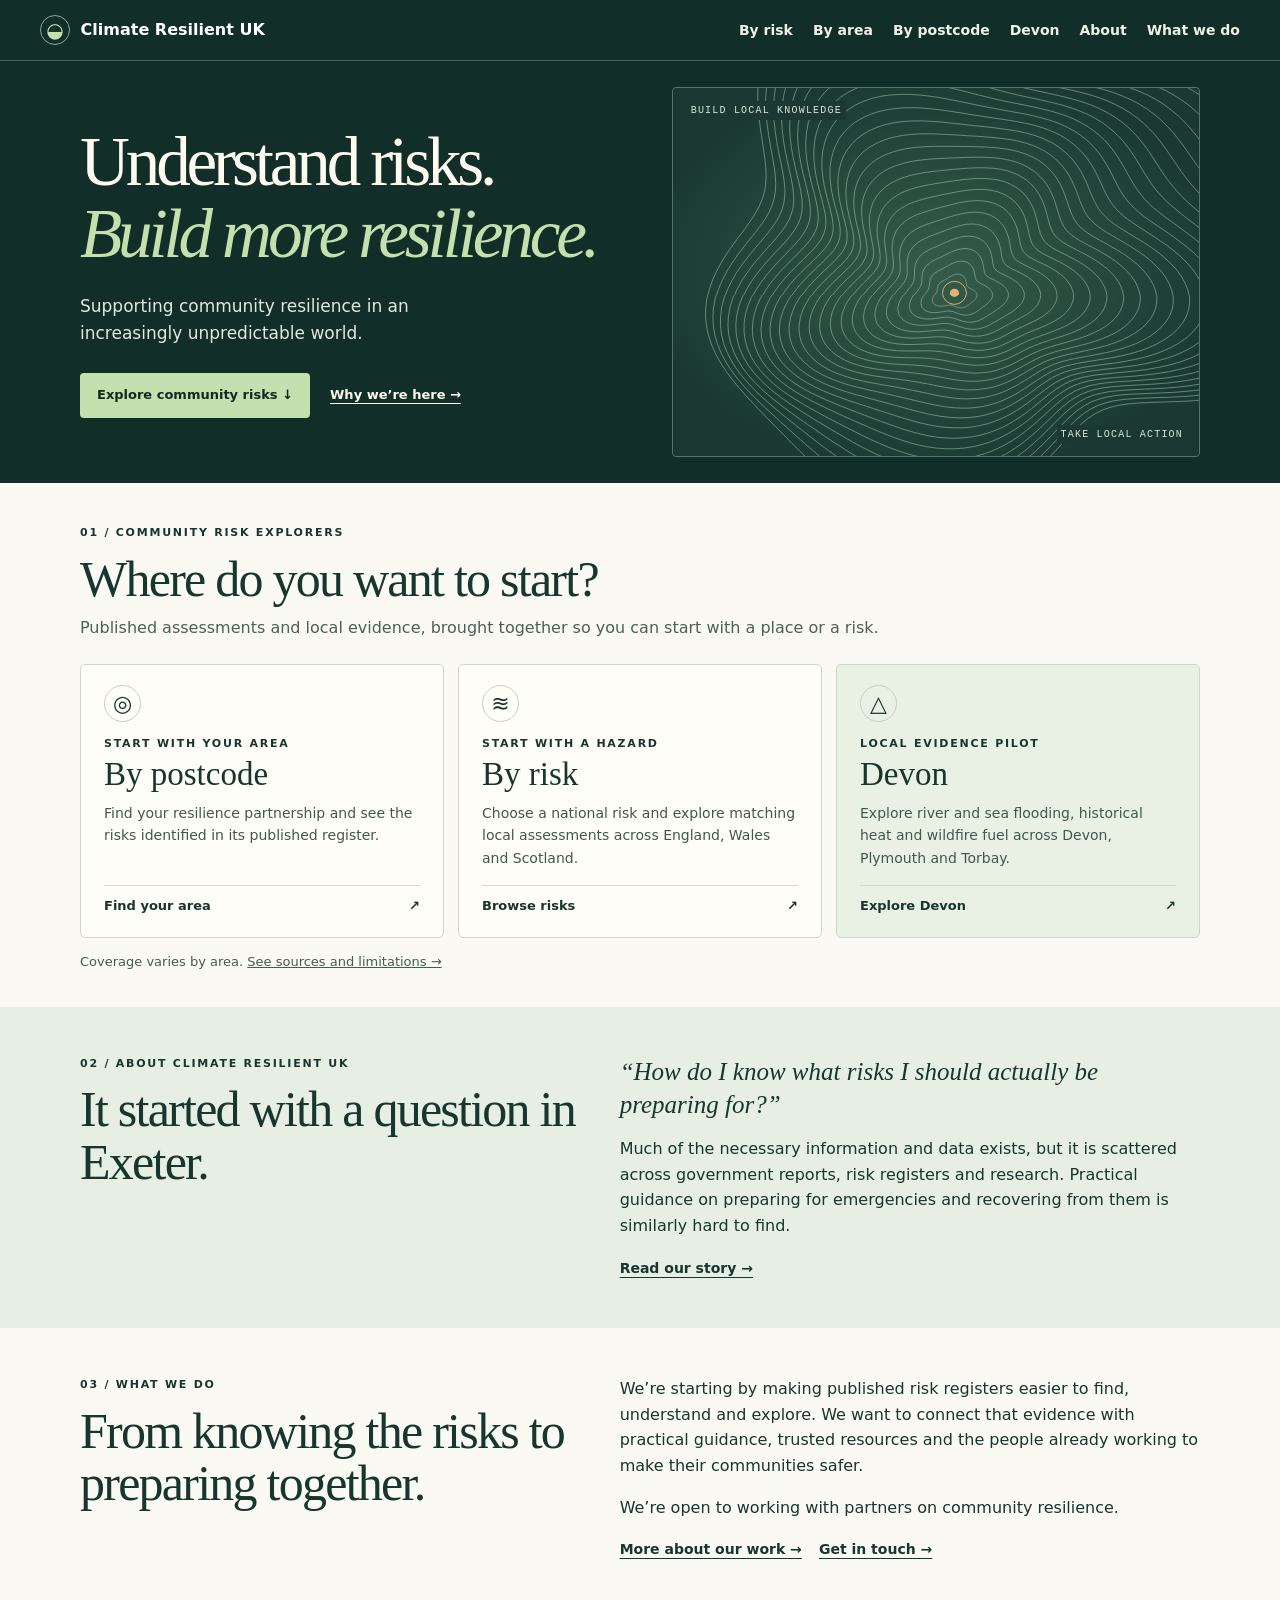
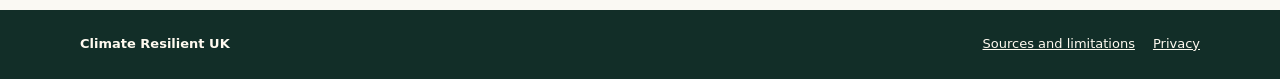
<file: index.html>
<!doctype html><html lang="en"><head><meta charset="utf-8"><meta name="viewport" content="width=device-width,initial-scale=1"><title>Climate Resilient UK</title><link rel="stylesheet" href="assets/shared.css"><link rel="stylesheet" href="assets/unified-nav.css"><link rel="stylesheet" href="assets/unified-home.css"></head><body><a class="skip-link" href="#main">Skip to content</a><nav class="site-nav" aria-label="Main navigation"><a href="./"><span class="mark" aria-hidden="true">◒</span> Climate Resilient UK</a><a id="navRisk" href="./registers/?view=risk">By risk</a><a id="navArea" href="./registers/?view=area">By area</a><a href="./bypostcode/">By postcode</a><a href="./devon/">Devon</a><a href="./about/">About</a><a href="./what-we-do/">What we do</a></nav>
<main id="main"><header class="hero"><div class="shell hero-inner"><div class="hero-copy"><h1>Understand risks.<br><em>Build more resilience.</em></h1><p class="lede">Supporting community resilience in an increasingly unpredictable world.</p><div class="actions"><a class="button" href="#explore">Explore community risks ↓</a><a class="quiet" href="#about">Why we’re here →</a></div></div><div class="terrain" aria-hidden="true"><span>BUILD LOCAL KNOWLEDGE</span><span>TAKE LOCAL ACTION</span></div></div></header>
<section class="shell products" id="explore"><p class="label">01 / COMMUNITY RISK EXPLORERS</p><h2>Where do you want to start?</h2><p class="section-intro">Published assessments and local evidence, brought together so you can start with a place or a risk.</p><div class="cards"><a class="card " href="bypostcode/"><span class="symbol" aria-hidden="true">◎</span><span class="label">START WITH YOUR AREA</span><h3>By postcode</h3><p>Find your resilience partnership and see the risks identified in its published register.</p><strong>Find your area<span aria-hidden="true">↗</span></strong></a><a class="card " href="registers/?view=risk"><span class="symbol" aria-hidden="true">≋</span><span class="label">START WITH A HAZARD</span><h3>By risk</h3><p>Choose a national risk and explore matching local assessments across England, Wales and Scotland.</p><strong>Browse risks<span aria-hidden="true">↗</span></strong></a><a class="card pilot" href="devon/"><span class="symbol" aria-hidden="true">△</span><span class="label">LOCAL EVIDENCE PILOT</span><h3>Devon</h3><p>Explore river and sea flooding, historical heat and wildfire fuel across Devon, Plymouth and Torbay.</p><strong>Explore Devon<span aria-hidden="true">↗</span></strong></a></div><p class="note">Coverage varies by area. <a href="methodology.html#limitations">See sources and limitations →</a></p></section>
<div class="editorial"><section class="shell story" id="about"><div><p class="label">02 / ABOUT CLIMATE RESILIENT UK</p><h2>It started with a question in Exeter.</h2></div><div><blockquote>“How do I know what risks I should actually be preparing for?”</blockquote><p>Much of the necessary information and data exists, but it is scattered across government reports, risk registers and research. Practical guidance on preparing for emergencies and recovering from them is similarly hard to find.</p><a href="about/">Read our story →</a></div></section></div>
<section class="shell story" id="work"><div><p class="label">03 / WHAT WE DO</p><h2>From knowing the risks to preparing together.</h2></div><div><p>We’re starting by making published risk registers easier to find, understand and explore. We want to connect that evidence with practical guidance, trusted resources and the people already working to make their communities safer.</p><p>We’re open to working with partners on community resilience.</p><a href="what-we-do/">More about our work →</a> <a class="contact" href="https://forms.gle/zvvyWk1JiNsJxY5m7">Get in touch →</a></div></section></main><footer><div class="shell"><strong>Climate Resilient UK</strong><a href="methodology.html#limitations">Sources and limitations</a><a href="privacy/">Privacy</a></div></footer><script type="module" src="assets/analytics.js"></script>
</body></html>
</file>
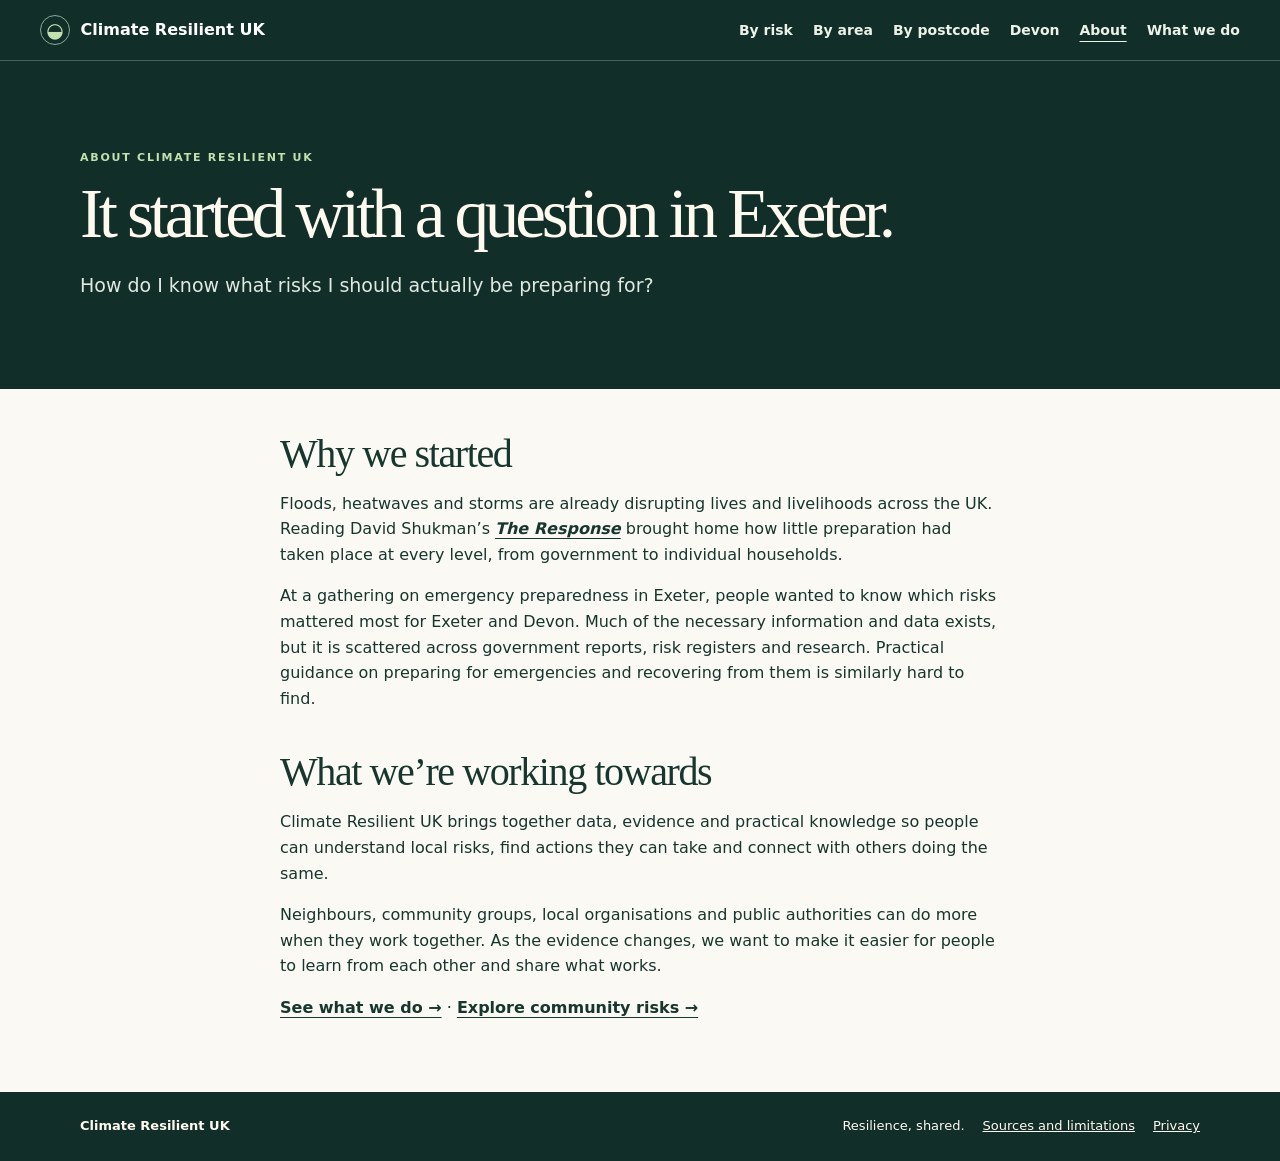
<file: about/index.html>
<!doctype html>
<html lang="en">
<head>
  <meta charset="utf-8">
  <meta name="viewport" content="width=device-width,initial-scale=1">
  <title>About Climate Resilient UK | Climate Resilient UK</title>
  <link rel="stylesheet" href="../assets/shared.css">
  <link rel="stylesheet" href="../assets/unified-nav.css">
  <link rel="stylesheet" href="../assets/unified-home.css">
</head>
<body>
  <a class="skip-link" href="#main">Skip to content</a>
  <nav class="site-nav" aria-label="Main navigation"><a href="../"><span class="mark" aria-hidden="true">◒</span> Climate Resilient UK</a><a id="navRisk" href="../registers/?view=risk">By risk</a><a id="navArea" href="../registers/?view=area">By area</a><a href="../bypostcode/">By postcode</a><a href="../devon/">Devon</a><a href="../about/" aria-current="page">About</a><a href="../what-we-do/">What we do</a></nav>
  <main id="main">
    <header class="hero article-hero">
      <div class="shell">
        <p class="label">ABOUT CLIMATE RESILIENT UK</p>
        <h1>It started with a question in Exeter.</h1>
        <p>How do I know what risks I should actually be preparing for?</p>
      </div>
    </header>
    <article class="shell article-copy">
      <h2>Why we started</h2>
<p>Floods, heatwaves and storms are already disrupting lives and livelihoods across the UK. Reading David Shukman’s <a href="https://www.penguin.co.uk/books/469146/the-response-by-shukman-david/9781529144284"><em>The Response</em></a> brought home how little preparation had taken place at every level, from government to individual households.</p>
<p>At a gathering on emergency preparedness in Exeter, people wanted to know which risks mattered most for Exeter and Devon. Much of the necessary information and data exists, but it is scattered across government reports, risk registers and research. Practical guidance on preparing for emergencies and recovering from them is similarly hard to find.</p>
<h2>What we’re working towards</h2>
<p>Climate Resilient UK brings together data, evidence and practical knowledge so people can understand local risks, find actions they can take and connect with others doing the same.</p>
<p>Neighbours, community groups, local organisations and public authorities can do more when they work together. As the evidence changes, we want to make it easier for people to learn from each other and share what works.</p>
<p><a href="../what-we-do/">See what we do →</a> · <a href="../#explore">Explore community risks →</a></p>
    </article>
  </main>
  <footer><div class="shell"><strong>Climate Resilient UK</strong><span>Resilience, shared.</span><a href="../methodology.html#limitations">Sources and limitations</a><a href="../privacy/">Privacy</a></div></footer>
<script type="module" src="../assets/analytics.js"></script>
</body>
</html>
</file>
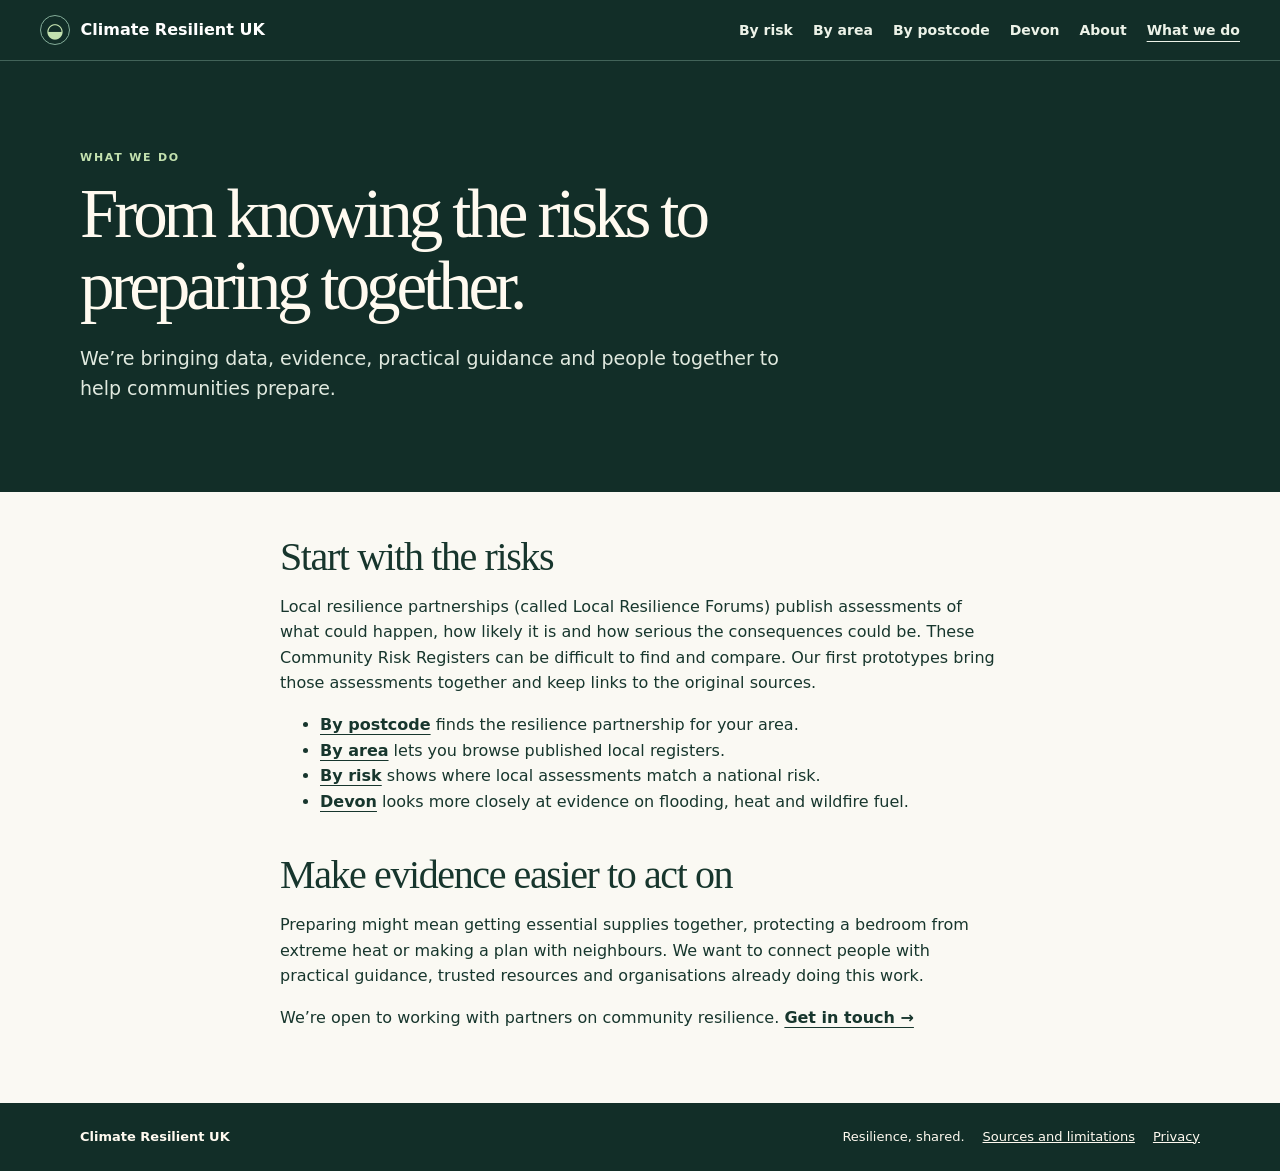
<file: what-we-do/index.html>
<!doctype html>
<html lang="en">
<head>
  <meta charset="utf-8">
  <meta name="viewport" content="width=device-width,initial-scale=1">
  <title>What we do | Climate Resilient UK</title>
  <link rel="stylesheet" href="../assets/shared.css">
  <link rel="stylesheet" href="../assets/unified-nav.css">
  <link rel="stylesheet" href="../assets/unified-home.css">
</head>
<body>
  <a class="skip-link" href="#main">Skip to content</a>
  <nav class="site-nav" aria-label="Main navigation"><a href="../"><span class="mark" aria-hidden="true">◒</span> Climate Resilient UK</a><a id="navRisk" href="../registers/?view=risk">By risk</a><a id="navArea" href="../registers/?view=area">By area</a><a href="../bypostcode/">By postcode</a><a href="../devon/">Devon</a><a href="../about/">About</a><a href="../what-we-do/" aria-current="page">What we do</a></nav>
  <main id="main">
    <header class="hero article-hero">
      <div class="shell">
        <p class="label">WHAT WE DO</p>
        <h1>From knowing the risks to preparing together.</h1>
        <p>We’re bringing data, evidence, practical guidance and people together to help communities prepare.</p>
      </div>
    </header>
    <article class="shell article-copy">
      <h2>Start with the risks</h2>
<p>Local resilience partnerships (called Local Resilience Forums) publish assessments of what could happen, how likely it is and how serious the consequences could be. These Community Risk Registers can be difficult to find and compare. Our first prototypes bring those assessments together and keep links to the original sources.</p>
<ul>
  <li><a href="../bypostcode/">By postcode</a> finds the resilience partnership for your area.</li>
  <li><a href="../registers/?view=area">By area</a> lets you browse published local registers.</li>
  <li><a href="../registers/?view=risk">By risk</a> shows where local assessments match a national risk.</li>
  <li><a href="../devon/">Devon</a> looks more closely at evidence on flooding, heat and wildfire fuel.</li>
</ul>
<h2>Make evidence easier to act on</h2>
<p>Preparing might mean getting essential supplies together, protecting a bedroom from extreme heat or making a plan with neighbours. We want to connect people with practical guidance, trusted resources and organisations already doing this work.</p>
<p>We’re open to working with partners on community resilience. <a href="https://forms.gle/zvvyWk1JiNsJxY5m7">Get in touch →</a></p>
    </article>
  </main>
  <footer><div class="shell"><strong>Climate Resilient UK</strong><span>Resilience, shared.</span><a href="../methodology.html#limitations">Sources and limitations</a><a href="../privacy/">Privacy</a></div></footer>
<script type="module" src="../assets/analytics.js"></script>
</body>
</html>
</file>
<file: assets/shared.css>
.site-nav{display:flex;align-items:center;gap:24px;flex-wrap:wrap;padding:17px max(20px,calc((100vw - 1200px)/2));background:#0c303a;color:#fff;font:600 14px system-ui,sans-serif}.site-nav a{color:#d1e9e4;text-decoration:none}.site-nav a:first-child{font-size:17px;font-weight:800;margin-right:auto;color:white}.site-nav a:hover{text-decoration:underline}.site-nav a[aria-current=page]{text-decoration:underline;text-underline-offset:6px}.skip-link{position:absolute;left:15px;top:-100px;background:white;color:#103c48;padding:12px;z-index:10000}.skip-link:focus{top:10px}a:focus-visible,button:focus-visible,input:focus-visible,select:focus-visible,summary:focus-visible,[tabindex]:focus-visible{outline:3px solid #c8752c;outline-offset:3px}#loadError:not([hidden]){padding:18px;background:#fff0e3;border:2px solid #c8752c;margin:18px;color:#643015;font:15px/1.6 system-ui,sans-serif}[hidden]{display:none!important}@media(max-width:600px){.site-nav{gap:15px}.site-nav a:first-child{width:100%}}

.risk-definition{margin:10px 0 14px;line-height:1.65}.risk-definition h4{font-size:14px;margin:0 0 6px;color:#174f58}.risk-definition p{margin:7px 0}.definition-origin,.definition-source,.definition-sources{font-size:12px;color:#526e77}.risk-definition a{color:#11675c;overflow-wrap:anywhere}.definition-sources summary,.rating-source>summary{cursor:pointer}.definition-sources ul{padding-left:20px}.rating-source{margin-top:12px;border-top:1px solid #d8e5e2;padding-top:10px}.rating-source>summary{font-size:13px;font-weight:750;color:#24545c}.rating-source p{line-height:1.6}
</file>
<file: assets/unified-nav.css>
.site-nav{background:#122e28;padding-block:15px;gap:20px;border-bottom:1px solid #426359}.site-nav a{color:#ecf2e8}.site-nav .mark{display:inline-grid;place-items:center;width:30px;height:30px;margin-right:5px;border:1px solid #84ad99;border-radius:50%;color:#c3e1af;font-size:20px;vertical-align:middle}.site-nav a:first-child{font-size:16px}.site-nav a:hover{color:#c3e1af}@media(max-width:600px){.site-nav{gap:10px 17px}}
</file>
<file: assets/unified-home.css>
*{box-sizing:border-box}html{scroll-behavior:smooth}body{margin:0;background:#faf9f3;color:#17362d;font:16px/1.6 system-ui,sans-serif}a{color:inherit}p{margin:0 0 1em}.shell{width:min(1120px,calc(100% - 48px));margin-inline:auto}.hero{background:#122e28;color:#fffaf0}.hero-inner{display:grid;grid-template-columns:1.12fr 1fr;align-items:center;min-height:422px}.hero-copy{padding-block:44px;position:relative;z-index:1}.label{font-size:11px;letter-spacing:.16em;font-weight:800}.hero .label{color:#c3e1af}.dot{display:inline-block;width:8px;height:8px;border-radius:50%;background:#e6b982;margin-right:7px}h1,h2,h3{font-family:Georgia,serif;font-weight:normal;line-height:1.05;margin:0}h1{font-size:clamp(42px,5.4vw,77px);letter-spacing:-.06em}h1 em{color:#c3e1af;font-weight:normal}.lede{color:#e0e9df;max-width:360px;margin:22px 0 26px;font-size:17px}.actions{display:flex;align-items:center;gap:20px;flex-wrap:wrap}.button,.quiet{font-size:13px;font-weight:750}.button{background:#c3e1af;color:#102a21;padding:12px 17px;border-radius:4px;text-decoration:none}.quiet{text-underline-offset:4px}.terrain{background:radial-gradient(ellipse at center,#34594b,transparent 72%),#1b3932;background-image:url(contours.svg),radial-gradient(ellipse at center,#355c4b,#1b3932 78%);background-size:cover;aspect-ratio:1.43;overflow:hidden;border:1px solid #54746a;position:relative;border-radius:4px}.terrain span{position:absolute;left:14px;color:#d4e7d9;font:10px monospace;letter-spacing:.12em;top:13px;background:#1b3932;padding:4px}.terrain span+span{top:auto;bottom:12px;left:auto;right:12px}.products{padding-block:41px 34px}h2{font-size:clamp(32px,4vw,50px);letter-spacing:-.035em}.section-intro{margin-top:10px;color:#4a6157}.cards{display:grid;grid-template-columns:repeat(3,1fr);gap:14px;margin-top:23px}.card{display:flex;flex-direction:column;align-items:flex-start;padding:20px 23px;background:#fffdf7;border:1px solid #cdd8ca;border-radius:5px;text-decoration:none;transition:background .18s,border-color .18s}.card:hover{background:#f1f6eb;border-color:#587b67}.pilot{background:#e9f0e4}.symbol{display:grid;place-items:center;width:37px;height:37px;border:1px solid #c1d1c1;border-radius:50%;font-size:22px;margin-bottom:13px}.card h3{font-size:33px;margin-top:5px}.card p{color:#41584d;margin:10px 0 16px;font-size:14px}.card strong{margin-top:auto;font-size:13px;width:100%;border-top:1px solid #ccd9cc;padding-top:10px}.card strong span{float:right}.note{font-size:13px;margin:14px 0 0;color:#425d51}.editorial{background:#e7eee3}.story{display:grid;grid-template-columns:1fr 1.15fr;gap:35px;padding-block:48px}.story a{font-size:14px;font-weight:750;text-underline-offset:4px}.story blockquote{font:italic 25px/1.35 Georgia,serif;margin:0 0 14px}.contact{margin-left:12px}footer{background:#122e28;color:#fffaf0;padding:24px 0}footer .shell{display:flex;gap:18px;flex-wrap:wrap;font-size:13px}footer strong{margin-right:auto}@media(max-width:760px){.hero-inner,.story{grid-template-columns:1fr}.terrain{aspect-ratio:2.3;margin-bottom:24px;background-position:center}.cards{grid-template-columns:1fr}.story{gap:18px}}@media(prefers-reduced-motion:reduce){html{scroll-behavior:auto}.card{transition:none}}

.article-hero {
  padding-block: clamp(40px, 7vw, 88px);
}
.article-hero h1 {
  max-width: 850px;
}
.article-hero .shell > p:last-child {
  max-width: 58ch;
  margin: 20px 0 0;
  color: #e0e9df;
  font-size: 19px;
}
.article-copy {
  max-width: 720px;
  padding-block: 44px 56px;
}
.article-copy h2 {
  margin: 1em 0 .4em;
  font-size: clamp(29px, 4vw, 40px);
}
.article-copy h2:first-child {
  margin-top: 0;
}
.article-copy a {
  font-weight: 700;
  text-underline-offset: 4px;
}
</file>
